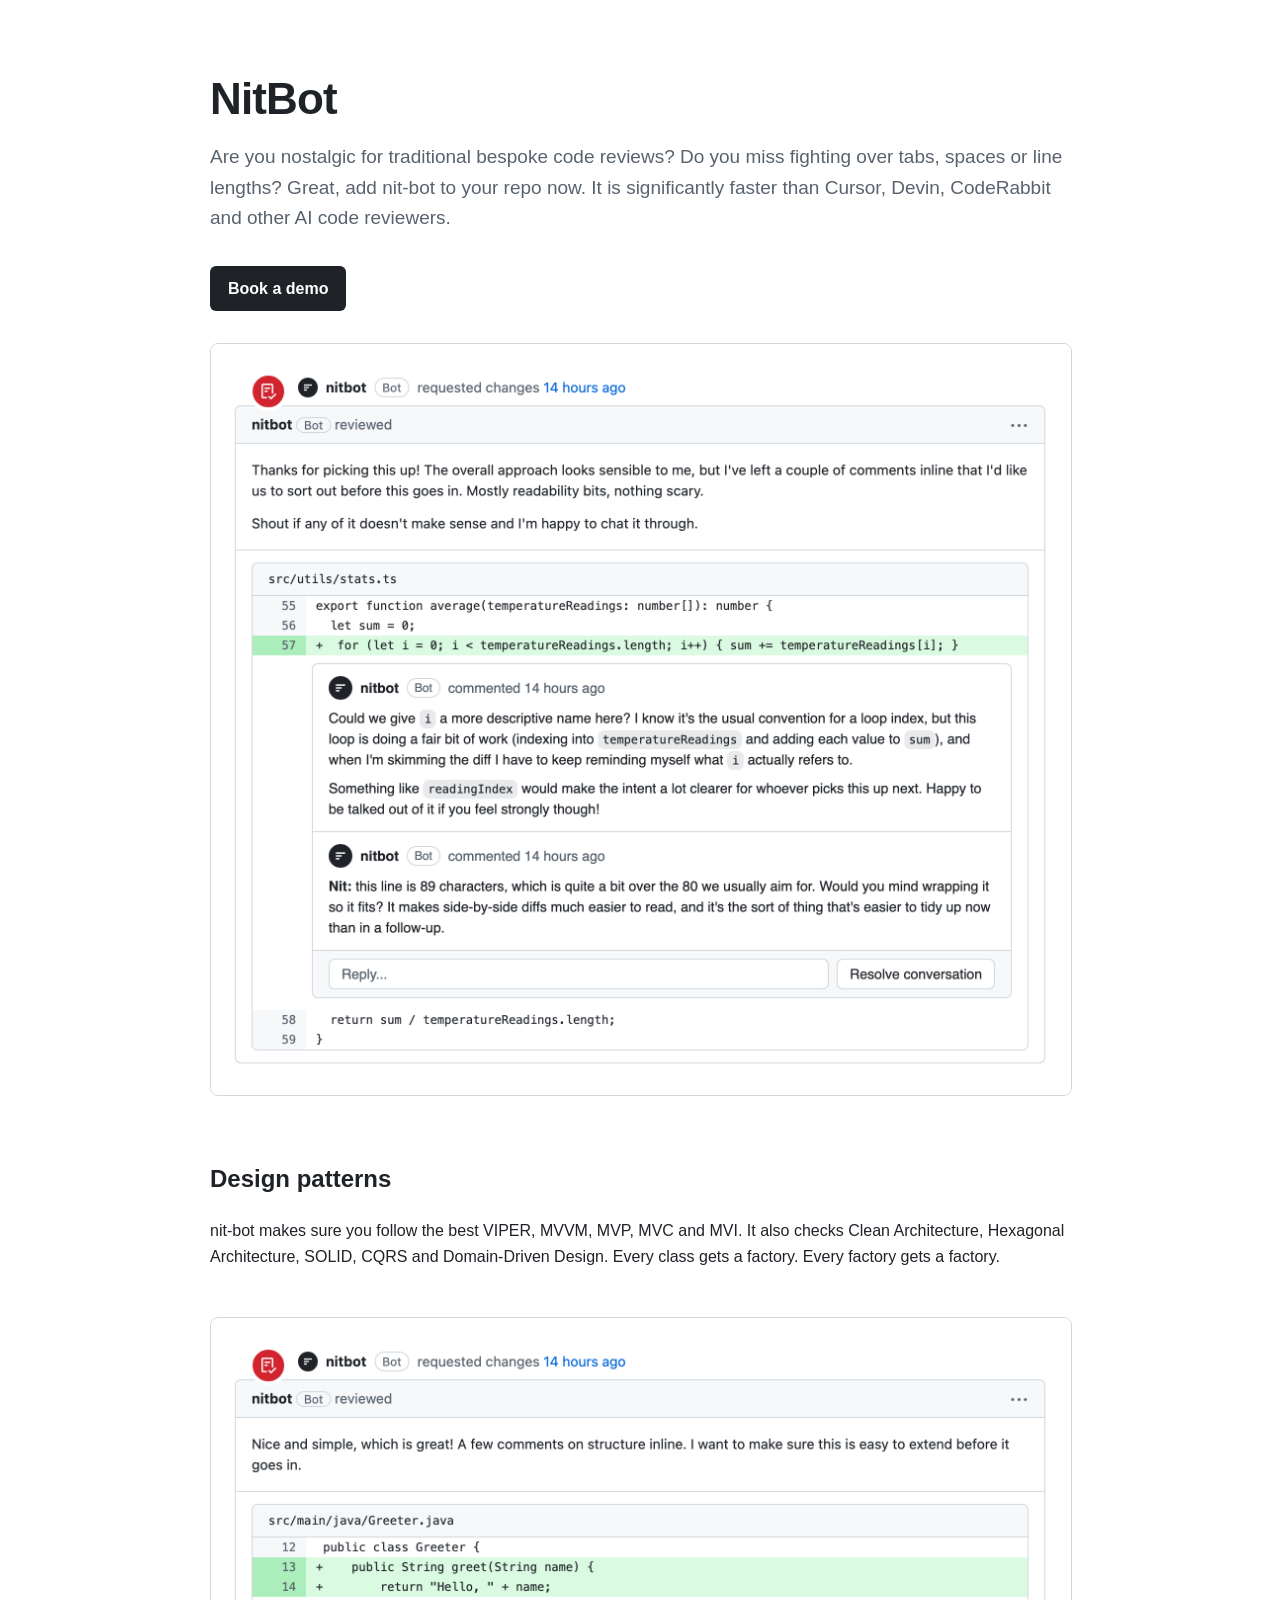
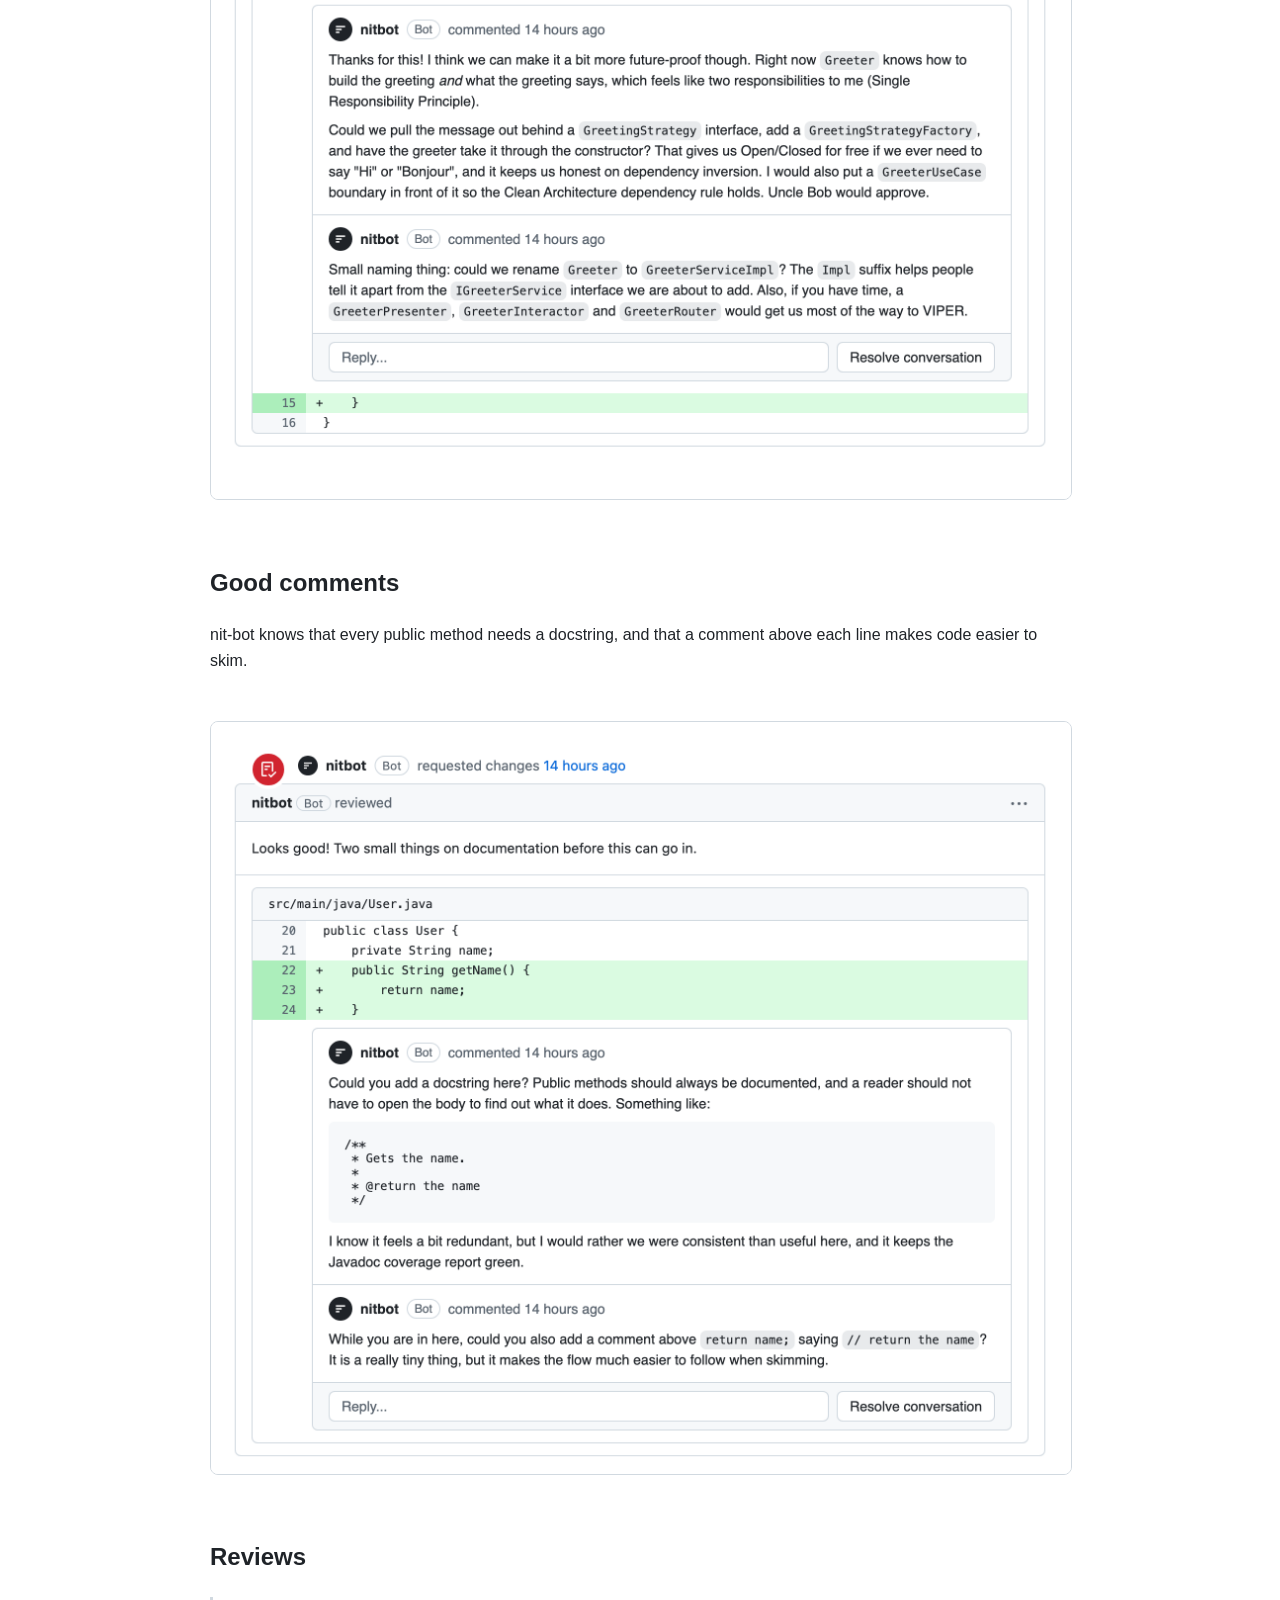
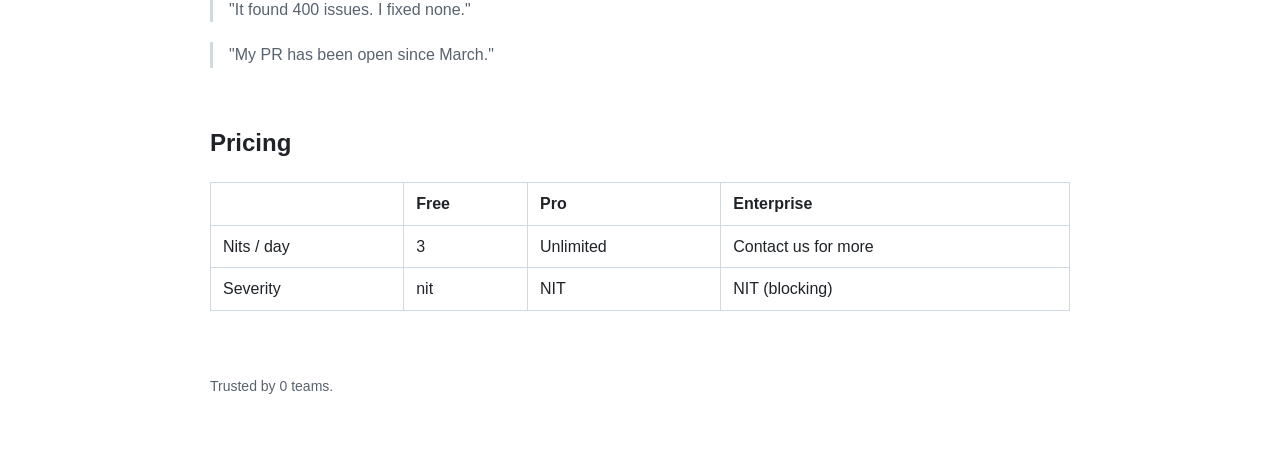
<file: index.html>
<!doctype html><meta charset="utf-8"><meta name="viewport" content="width=device-width,initial-scale=1">
<title>NitBot</title>
<style>
body{margin:0;font:16px/1.6 -apple-system,BlinkMacSystemFont,"Segoe UI",Helvetica,sans-serif;color:#1f2328;background:#fff}
main{max-width:860px;margin:0 auto;padding:64px 20px}
h1{font-size:44px;margin:0 0 8px;letter-spacing:-.02em}
p.sub{color:#59636e;font-size:19px;margin:0 0 32px}
.cta{display:inline-block;background:#1f2328;color:#fff;padding:10px 18px;border-radius:6px;text-decoration:none;font-weight:600}
img{width:100%;border:1px solid #d1d9e0;border-radius:8px;margin:32px 0 0}
h2{margin-top:56px}
table{border-collapse:collapse;width:100%}td,th{border:1px solid #d1d9e0;padding:8px 12px;text-align:left}
.q{border-left:3px solid #d1d9e0;padding-left:16px;color:#59636e;margin:20px 0}
footer{margin-top:64px;color:#59636e;font-size:14px}
</style>
<main>
<h1>NitBot</h1>
<p class="sub">Are you nostalgic for traditional bespoke code reviews? Do you miss fighting over tabs, spaces or line lengths? Great, add nit-bot to your repo now. It is significantly faster than Cursor, Devin, CodeRabbit and other AI code reviewers.</p>
<a class="cta" href="#">Book a demo</a>
<img src="images/changes.png" alt="nit-bot requesting changes">
<h2>Design patterns</h2>
<p>nit-bot makes sure you follow the best VIPER, MVVM, MVP, MVC and MVI. It also checks Clean Architecture, Hexagonal Architecture, SOLID, CQRS and Domain-Driven Design. Every class gets a factory. Every factory gets a factory.</p>
<img src="images/patterns.png" alt="Design pattern review">
<h2>Good comments</h2>
<p>nit-bot knows that every public method needs a docstring, and that a comment above each line makes code easier to skim.</p>
<img src="images/comments.png" alt="Documentation review">
<h2>Reviews</h2>
<p class="q">"It found 400 issues. I fixed none."</p>
<p class="q">"My PR has been open since March."</p>
<h2>Pricing</h2>
<table><tr><th></th><th>Free</th><th>Pro</th><th>Enterprise</th></tr>
<tr><td>Nits / day</td><td>3</td><td>Unlimited</td><td>Contact us for more</td></tr>
<tr><td>Severity</td><td>nit</td><td>NIT</td><td>NIT (blocking)</td></tr></table>
<footer>Trusted by 0 teams.</footer>
</main>
</file>
